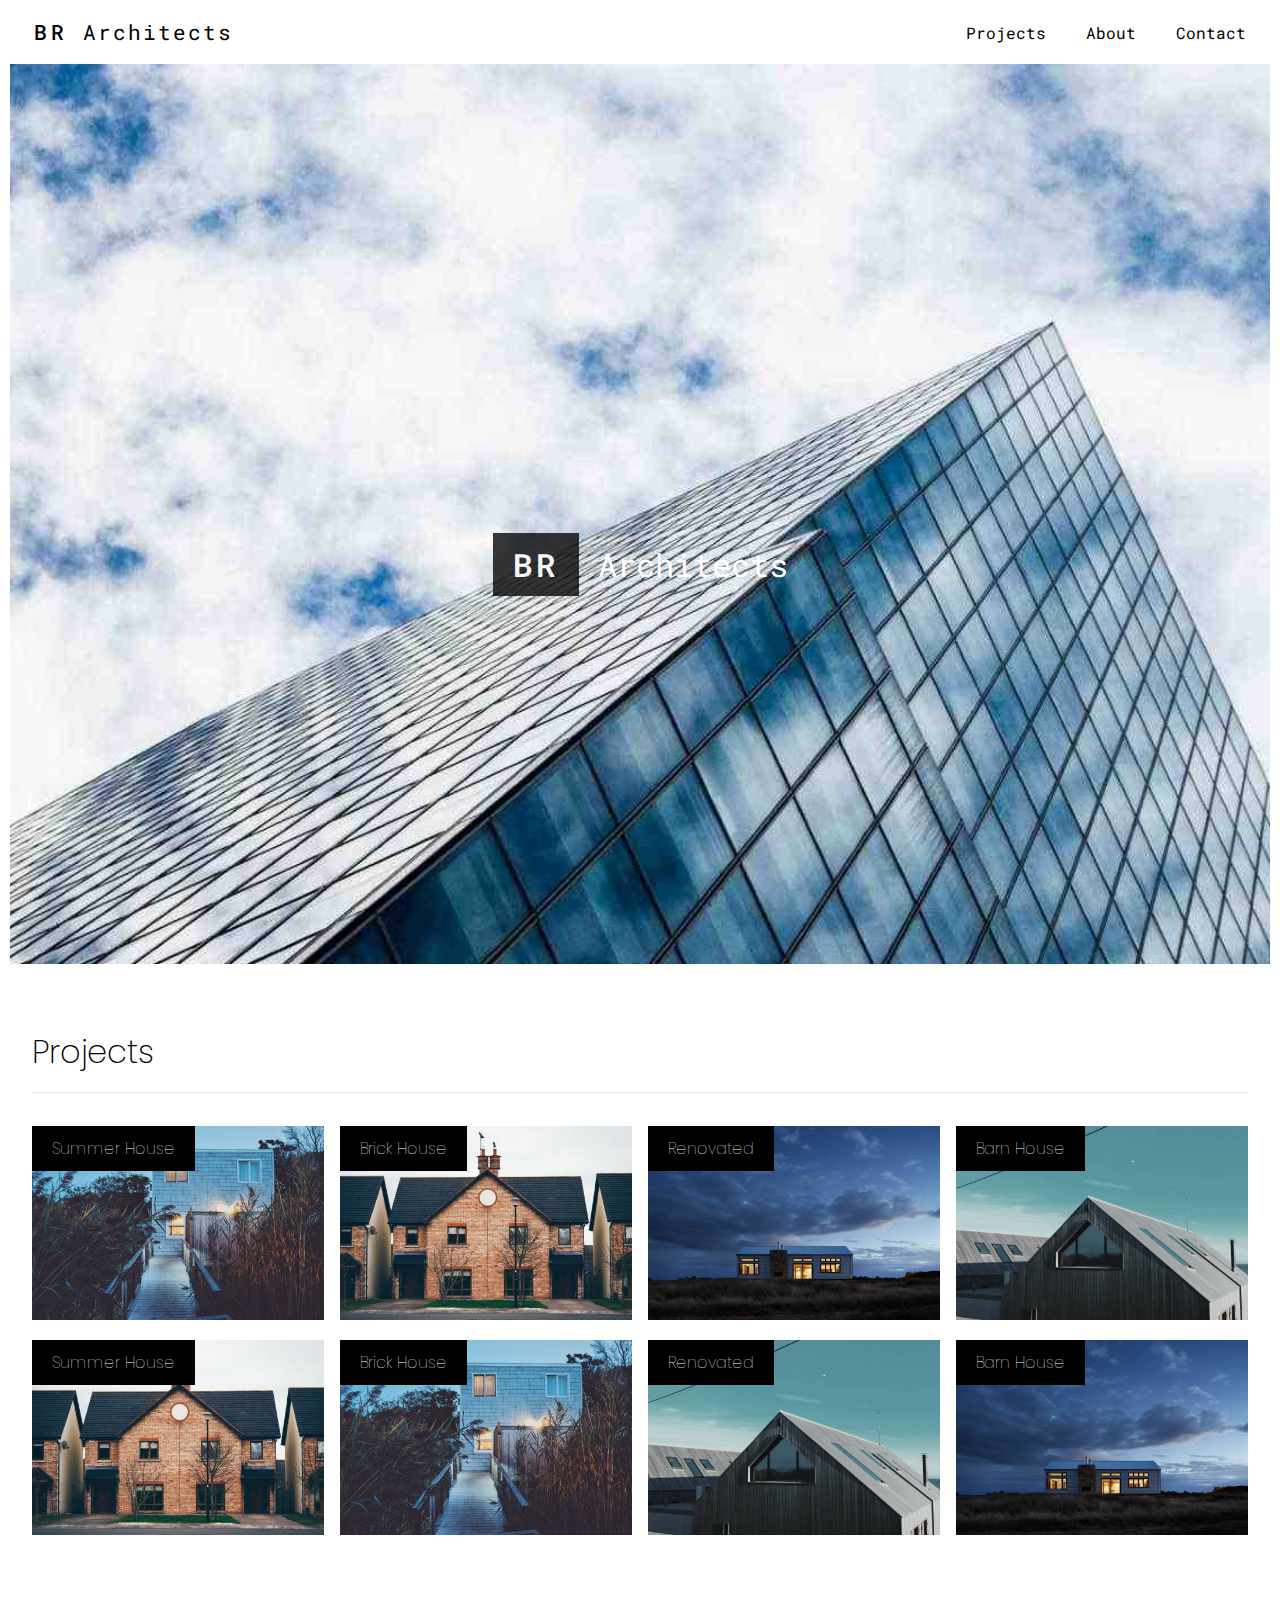
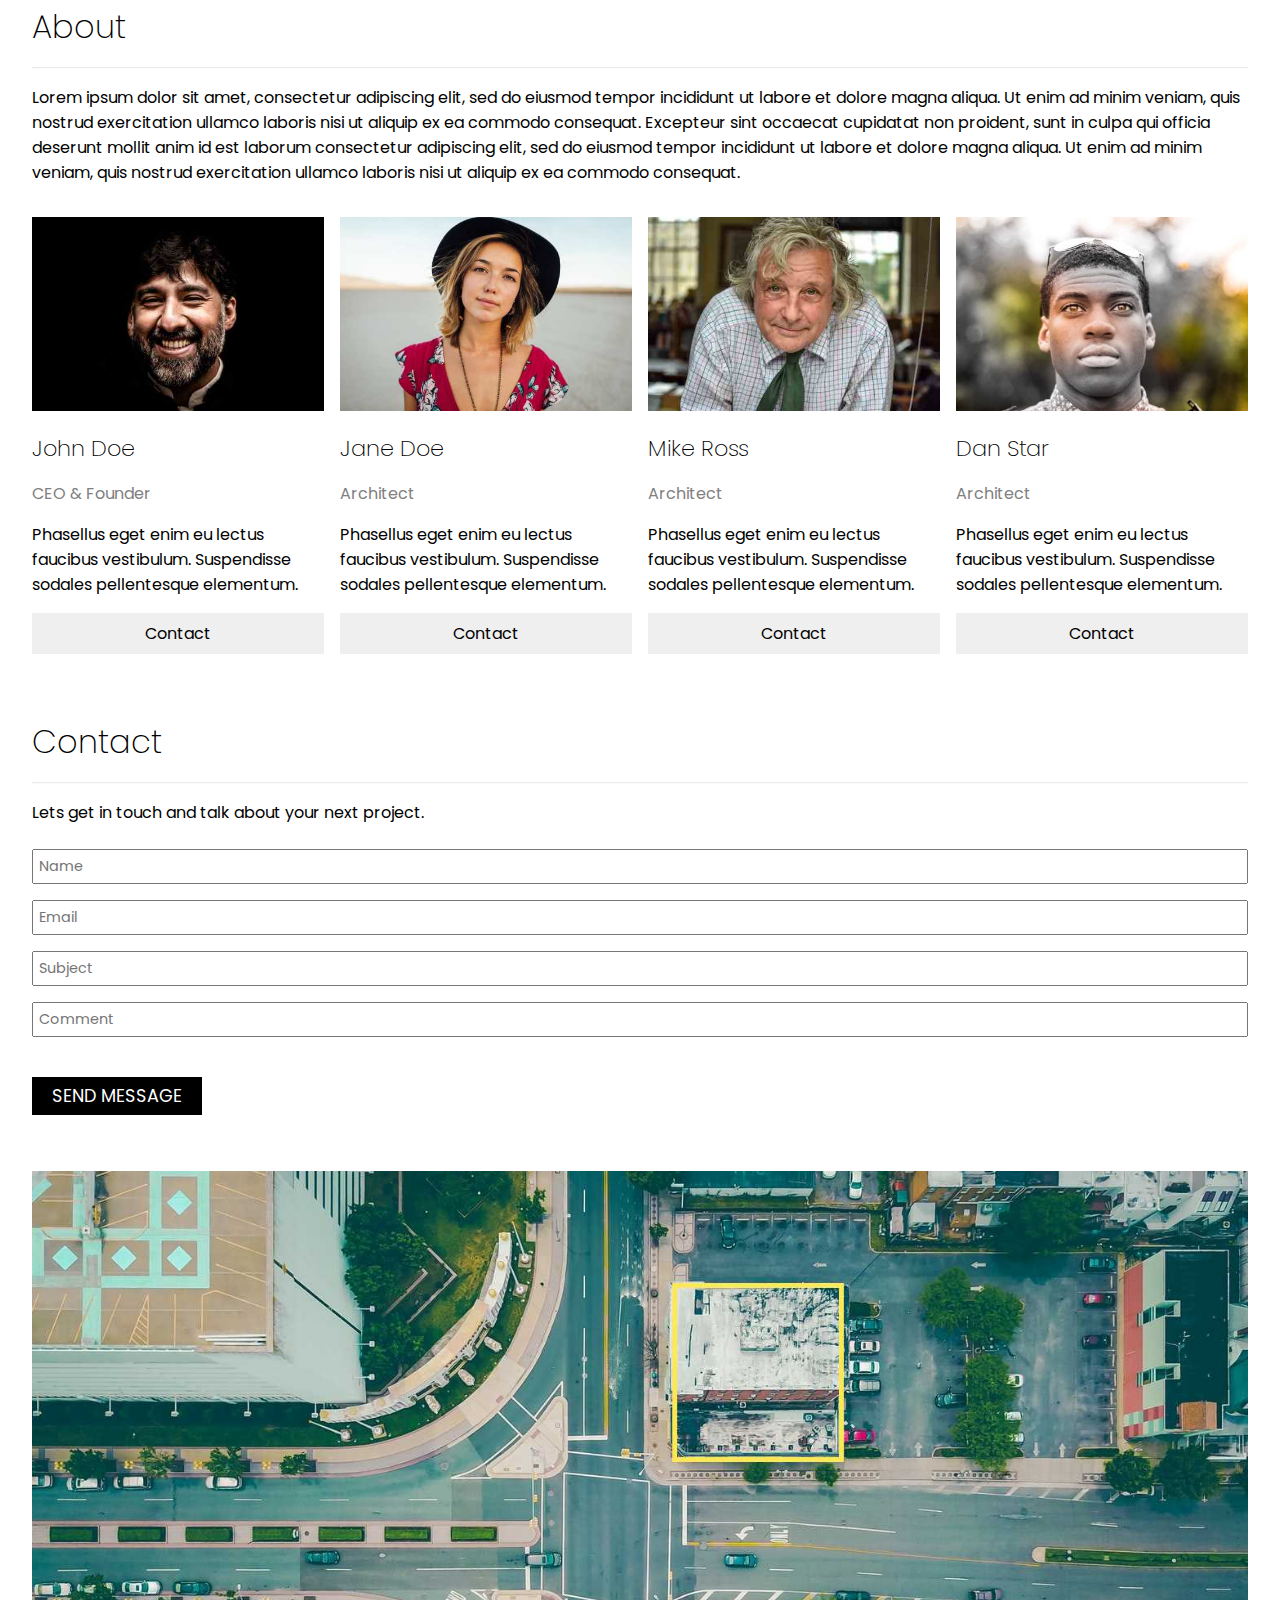
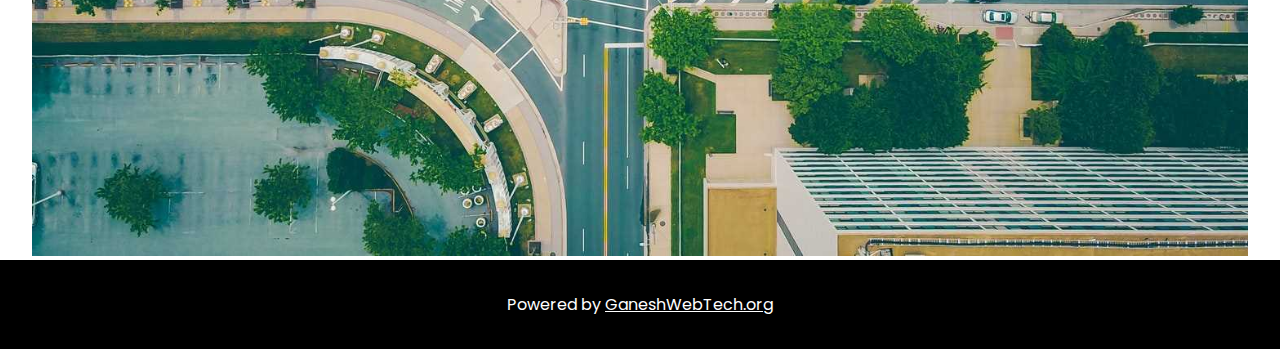
<file: Architect Project/index.html>
<!DOCTYPE html>
<html lang="en">
  <head>
    <meta charset="UTF-8" />
    <meta name="viewport" content="width=device-width, initial-scale=1.0" />
    <title>Architect Project</title>
    <link rel="stylesheet" href="index.css" />
    <!-- TODO: Google fonts links -->
    <link rel="preconnect" href="https://fonts.googleapis.com" />
    <link rel="preconnect" href="https://fonts.gstatic.com" crossorigin />
    <link
      href="https://fonts.googleapis.com/css2?family=Poppins:wght@400;500&family=Roboto+Mono:wght@300;400;500&display=swap"
      rel="stylesheet"
    />
  </head>
  <body>
    <!-- Todo: Nav-Section -->
    <div class="nav-section">
      <div class="left">
        <h1><span>BR</span> Architects</h1>
      </div>
      <div class="right">
        <a href="#">Projects</a>
        <a href="#">About</a>
        <a href="#">Contact</a>
      </div>
    </div>

    <!-- Todo: Main Section -->
    <div class="main-section">
      <h1><span id="head">BR</span> <span id="content">Architects</h1>
    </div>

    <!-- Todo: Project Section -->
    <div class="project-section section">
      <h1>Projects</h1>
      <hr />
      <div class="project-images">
        <div class="house">
          <img src="./images/summerhouse1.jpg" alt="" />
          <h3>Summer House</h3>
        </div>
        <div class="house">
          <img src="./images/brickhouse1.jpg" alt="" />
          <h3>Brick House</h3>
        </div>
        <div class="house">
          <img src="./images/renovated1.jpg" alt="" />
          <h3>Renovated</h3>
        </div>
        <div class="house">
          <img src="./images/barnhouse1.jpg" alt="" />
          <h3>Barn House</h3>
        </div>
        <div class="house">
          <img src="./images/summerhouse2.jpg" alt="" />
          <h3>Summer House</h3>
        </div>
        <div class="house">
          <img src="./images/brickhouse2.jpg" alt="" />
          <h3>Brick House</h3>
        </div>
        <div class="house">
          <img src="./images/renovated2.jpg" alt="" />
          <h3>Renovated</h3>
        </div>
        <div class="house">
          <img src="./images/barnhouse2.jpg" alt="" />
          <h3>Barn House</h3>
        </div>
      </div>
    </div>

    <!-- Todo: About Section -->
    <div class="about-section section">
        <h1>About</h1>
        <hr>
        <p id="description">Lorem ipsum dolor sit amet, consectetur adipiscing elit, sed do eiusmod tempor incididunt ut labore et dolore magna aliqua. Ut enim ad minim veniam, quis nostrud exercitation ullamco laboris nisi ut aliquip ex ea commodo consequat. Excepteur sint occaecat cupidatat non proident, sunt in culpa qui officia deserunt mollit anim id est laborum consectetur adipiscing elit, sed do eiusmod tempor incididunt ut labore et dolore magna aliqua. Ut enim ad minim veniam, quis nostrud exercitation ullamco laboris nisi ut aliquip ex ea commodo consequat.</p>
        <div class="founders">
          <div class="founder">
            <img src="./images/founders/john doe.jpg" alt="">
            <h1>John Doe</h1>
            <p class="role">CEO & Founder</p>
            <p class="role-desc">Phasellus eget enim eu lectus faucibus vestibulum. Suspendisse sodales pellentesque elementum.</p>
            <button>Contact</button>
          </div>
          <div class="founder">
            <img src="./images/founders/jane doe.jpg" alt="">
            <h1>Jane Doe</h1>
            <p class="role">Architect</p>
            <p class="role-desc">Phasellus eget enim eu lectus faucibus vestibulum. Suspendisse sodales pellentesque elementum.</p>
            <button>Contact</button>
          </div>
          <div class="founder">
            <img src="./images/founders/mike ross.jpg" alt="">
            <h1>Mike Ross</h1>
            <p class="role">Architect</p>
            <p class="role-desc">Phasellus eget enim eu lectus faucibus vestibulum. Suspendisse sodales pellentesque elementum.</p>
            <button>Contact</button>
          </div>
          <div class="founder">
            <img src="./images/founders/dan star.jpg" alt="">
            <h1>Dan Star</h1>
            <p class="role">Architect</p>
            <p class="role-desc">Phasellus eget enim eu lectus faucibus vestibulum. Suspendisse sodales pellentesque elementum.</p>
            <button>Contact</button>
          </div>
        </div>
    </div>

    <!-- Todo: Contact section -->
    <div class="contact-section section">
      <h1>Contact</h1>
      <hr>
      <p>Lets get in touch and talk about your next project.</p>
      <form action="">
        <input type="text" placeholder="Name">
        <input type="email" placeholder="Email">
        <input type="text" placeholder="Subject">
        <input type="text" placeholder="Comment">
        <button>Send Message</button>
      </form>
      <div class="map">
        <img src="./images/map.jpg" alt="">
      </div>
    </div>

    <!-- Todo: Footer Section -->
    <div class="footer-section">
      <p>Powered by <span>GaneshWebTech.org</span></p>
    </div>
  </body>
</html>
</file>
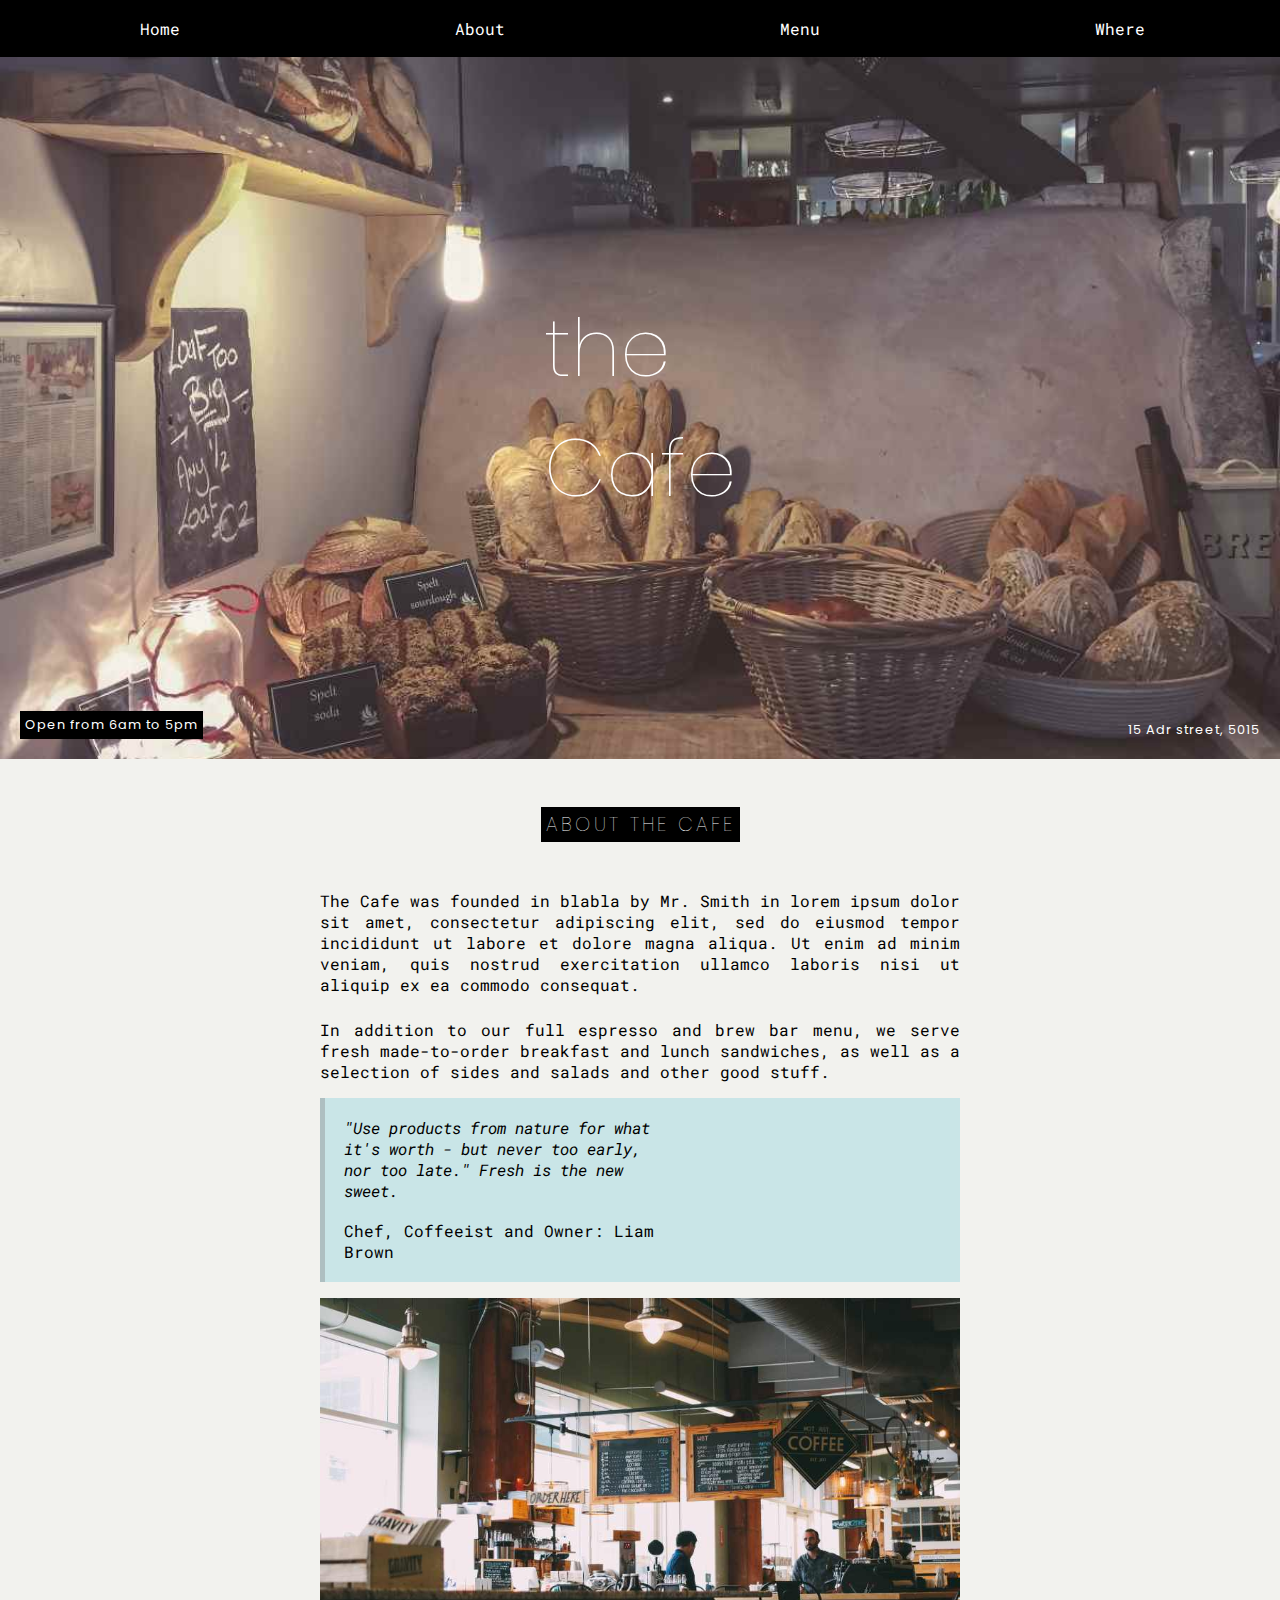
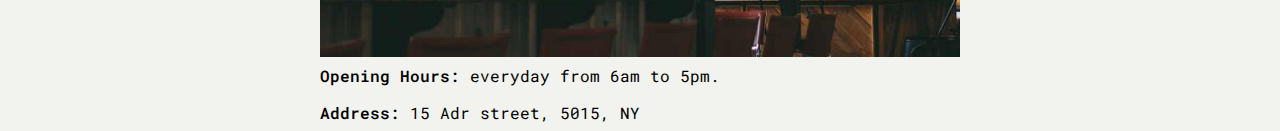
<file: Cafe Project/index.html>
<!DOCTYPE html>
<html lang="en">
<head>
    <meta charset="UTF-8">
    <meta name="viewport" content="width=device-width, initial-scale=1.0">
    <title>Cafe Project</title>
    <link rel="stylesheet" href="index.css">
    <!-- Google Fonts Links -->
    <link rel="preconnect" href="https://fonts.googleapis.com">
    <link rel="preconnect" href="https://fonts.gstatic.com" crossorigin>
    <link href="https://fonts.googleapis.com/css2?family=Poppins:wght@400;500&family=Roboto+Mono:wght@300;400;500&display=swap" rel="stylesheet">
</head>
<body>
    <div class="nav-bar">
        <li>Home</li>
        <li>About</li>
        <li>Menu</li>
        <li>Where</li>
    </div>
    <div class="main">
        <h1>the<br>Cafe</h1>
        <p class="time">Open from 6am to 5pm</p>
        <p class="address">15 Adr street, 5015</p>
    </div>
    <div class="about-section">
        <div class="cafe-about">
            <h1>about the cafe</h1>
            <p class="content top">The Cafe was founded in blabla by Mr. Smith in lorem ipsum dolor sit amet, consectetur adipiscing elit, sed do eiusmod tempor incididunt ut labore et dolore magna aliqua. Ut enim ad minim veniam, quis nostrud exercitation ullamco laboris nisi ut aliquip ex ea commodo consequat.</p>
            <p class="content">In addition to our full espresso and brew bar menu, we serve fresh made-to-order breakfast and lunch sandwiches, as well as a selection of sides and salads and other good stuff.</p>
            <div class="quote-content">
                <p id="italic">"Use products from nature for what it's worth - but never too early, nor too late." Fresh is the new sweet.</p>
                <p>Chef, Coffeeist and Owner: Liam Brown</p>
            </div>
            <img src="./cafe1.jpg" alt="">
            <p><span>Opening Hours: </span>everyday from 6am to 5pm.</p>
            <p><span>Address: </span>15 Adr street, 5015, NY</p>
        </div>
    </div>
</body>
</html>
</file>
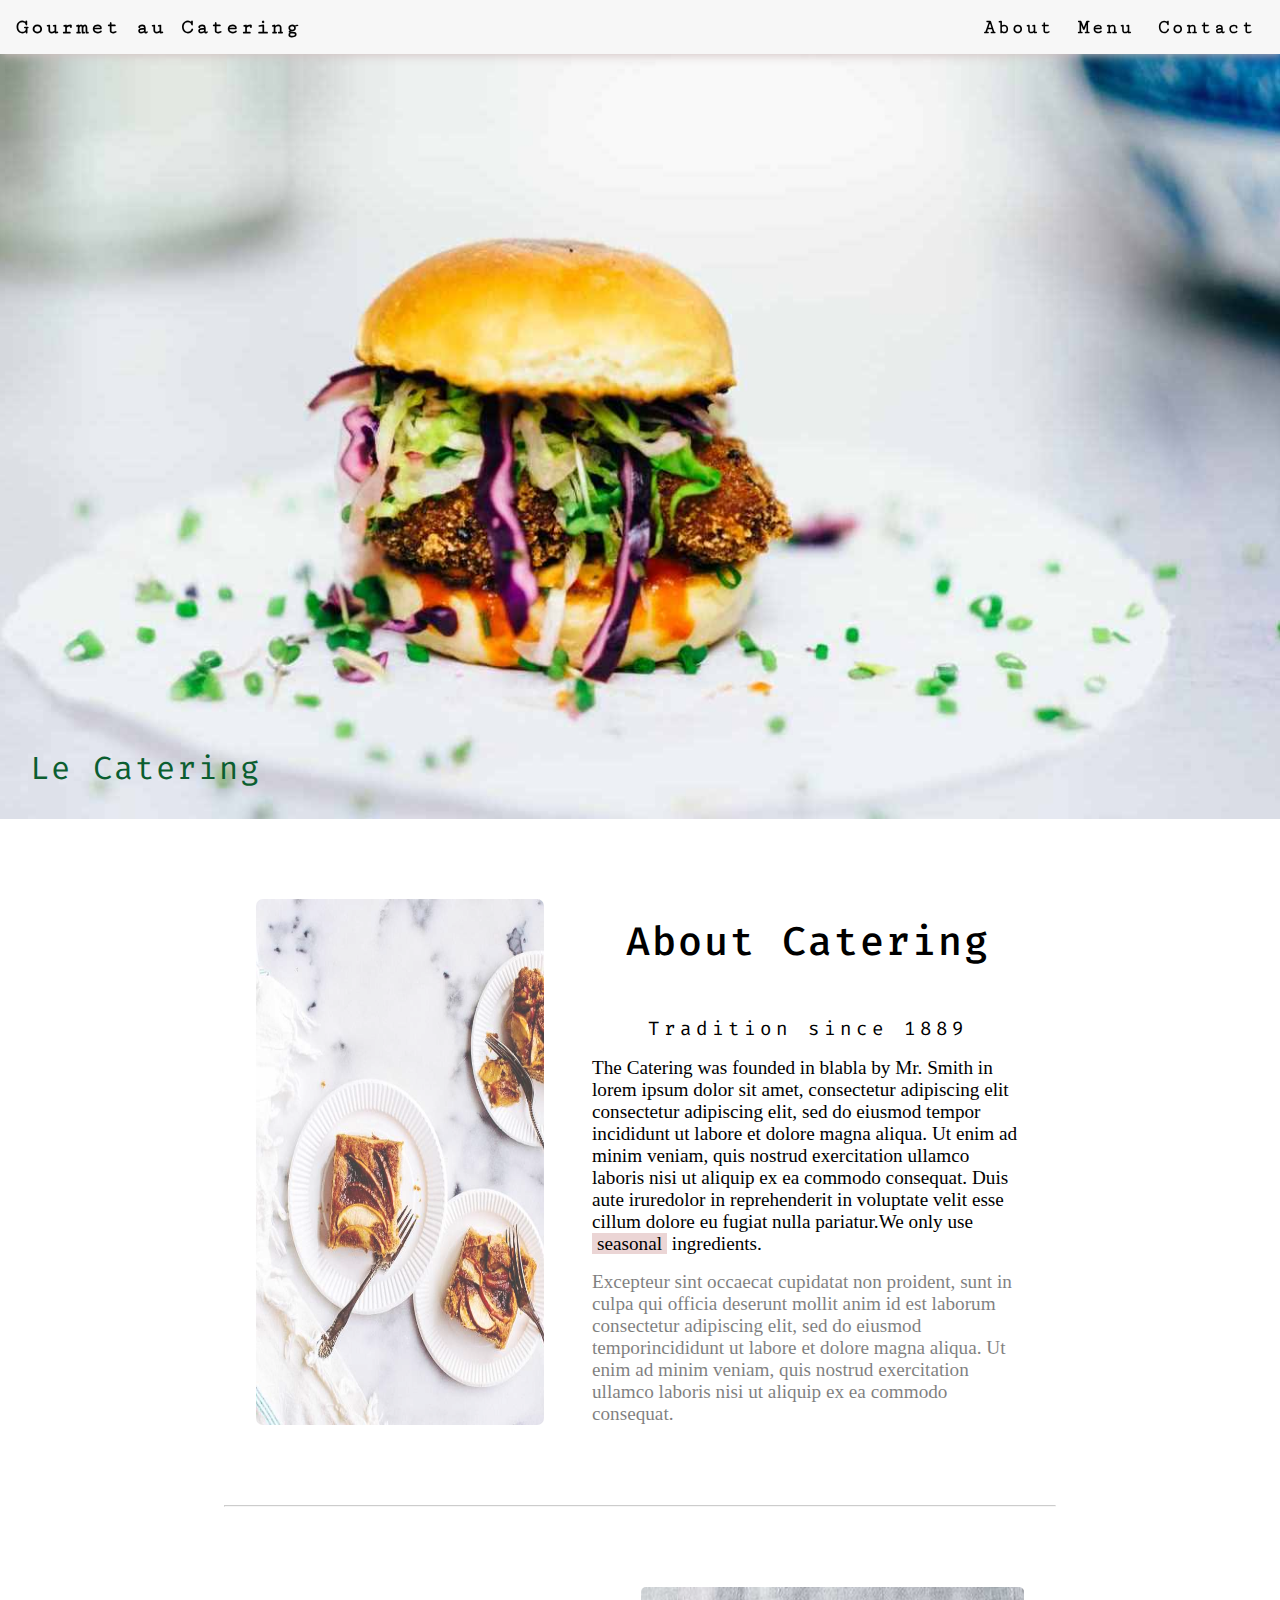
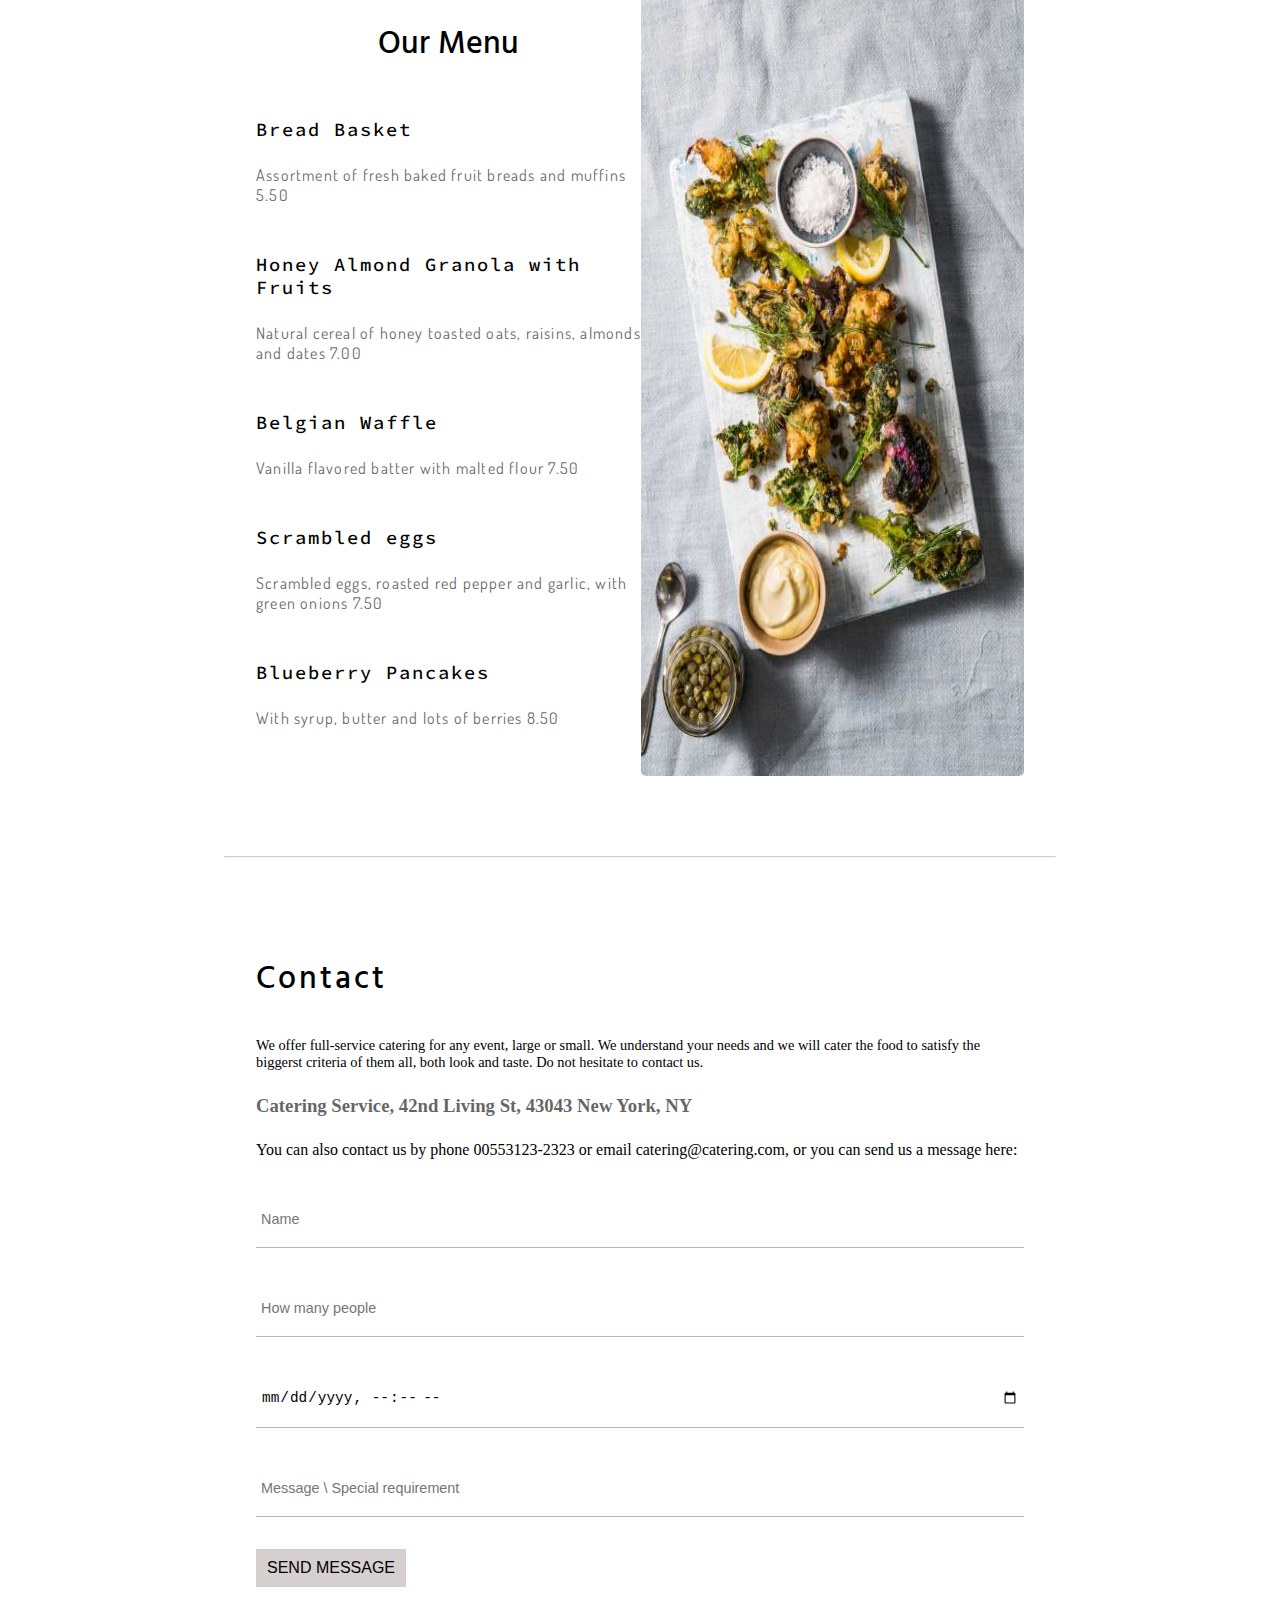
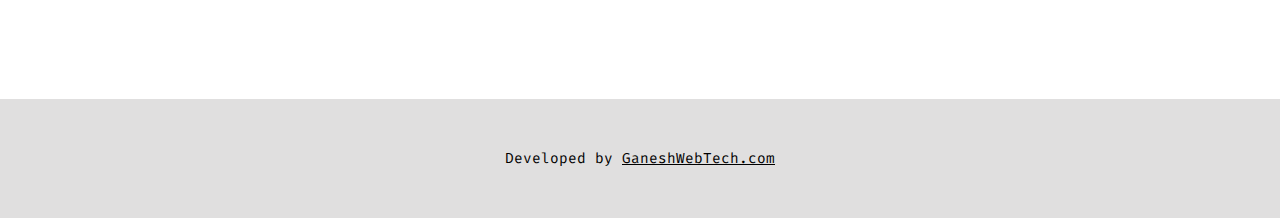
<file: Gourmet_Catering_Template/index.html>
<!DOCTYPE html>
<html lang="en">
<head>
    <meta charset="UTF-8">
    <meta name="viewport" content="width=device-width, initial-scale=1.0">
    <title>Gourmet Catering Project🥘</title>
    <!-- TODO: Linking css file to html  page -->
    <link rel="stylesheet" href="index.css">
    <!-- TODO: Linking google fonts -->
    <link rel="preconnect" href="https://fonts.googleapis.com">
    <link rel="preconnect" href="https://fonts.gstatic.com" crossorigin>
    <link href="https://fonts.googleapis.com/css2?family=Cutive+Mono&family=Dosis:wght@300;400;500&family=Fira+Code:wght@300;400;500&family=Hind:wght@300;400;500&family=Source+Code+Pro:wght@400;500&display=swap" rel="stylesheet">
</head>
<body>

    <!-- TODO: Header Section -->
    <div class="header">
        <h3>Gourmet au Catering</h3>
        <div class="nav-bar">
            <li><a href="#about-page">About</a></li>
            <li><a href="#menu-page">Menu</a></li>
            <li><a href="#">Contact</a></li>
        </div>
    </div>

    <!-- TODO: Main section -->
    <div class="main">
        <h1>Le Catering</h1>
    </div>

    <!-- TODO: About Section -->
    <div class="about" id="about-page">
        <div class="left">
            <img src="./images/plate_with_fork.jpg" alt="">
        </div>
        <div class="right">
            <h2 class="section">About Catering</h2>
            <p class="sub-section section">Tradition since 1889</p>
            <p>The Catering was founded in blabla by Mr. Smith in lorem ipsum dolor sit amet, consectetur adipiscing elit consectetur adipiscing elit, sed do eiusmod tempor incididunt ut labore et dolore magna aliqua. Ut enim ad minim veniam, quis nostrud exercitation ullamco laboris nisi ut aliquip ex ea commodo consequat. Duis aute iruredolor in reprehenderit in voluptate velit esse cillum dolore eu fugiat nulla pariatur.We only use <span>seasonal</span> ingredients.</p>
            <p id="color-change">Excepteur sint occaecat cupidatat non proident, sunt in culpa qui officia deserunt mollit anim id est laborum consectetur adipiscing elit, sed do eiusmod temporincididunt ut labore et dolore magna aliqua. Ut enim ad minim veniam, quis nostrud exercitation ullamco laboris nisi ut aliquip ex ea commodo consequat.</p>
        </div>
    </div>

    <!-- todo: horizontal row -->
    <hr>

    <!-- TODO: Menu section -->
    <div class="menu" id="menu-page">
        <div class="left">
            <h1>Our Menu</h1>
            <div class="menu-items">
                <h3>Bread Basket</h3>
                <p>Assortment of fresh baked fruit breads and muffins 5.50</p>
            </div>
            <div class="menu-items">
                <h3>Honey Almond Granola with Fruits</h3>
                <p>Natural cereal of honey toasted oats, raisins, almonds and dates 7.00</p>
            </div>
            <div class="menu-items">
                <h3>Belgian Waffle</h3>
                <p>Vanilla flavored batter with malted flour 7.50</p>
            </div>
            <div class="menu-items">
                <h3>Scrambled eggs</h3>
                <p>Scrambled eggs, roasted red pepper and garlic, with green onions 7.50</p>
            </div>
            <div class="menu-items">
                <h3>Blueberry Pancakes</h3>
                <p>With syrup, butter and lots of berries 8.50</p>
            </div>
        </div>
        <div class="right">
            <img src="./images/food_items.jpg" alt="">
        </div>
    </div>
    <!-- todo: horizontal row -->
    <hr>

    <!-- TODO: Contact Section -->
    <div class="contact">
        <h1>Contact</h1>
        <p id="small-info">We offer full-service catering for any event, large or small. We understand your needs and we will cater the food to satisfy the biggerst criteria of them all, both look and taste. Do not hesitate to contact us.</p>
        <h3>Catering Service, 42nd Living St, 43043 New York, NY</h3>
        <p>You can also contact us by phone 00553123-2323 or email catering@catering.com, or you can send us a message here:</p>
        <div class="form">
            <input type="text" placeholder="Name">
            <br>
            <input type="text" placeholder="How many people">
            <input type="datetime-local" name="" id="">
            <input type="text" placeholder="Message \ Special requirement">
            <input type="button" value="SEND MESSAGE">
        </div>
    </div>

    <!-- TODO: Footer Section -->
    <div class="footer">
        <p>Developed by <span>GaneshWebTech.com</span></p>
    </div>
</body>
</html>
</file>
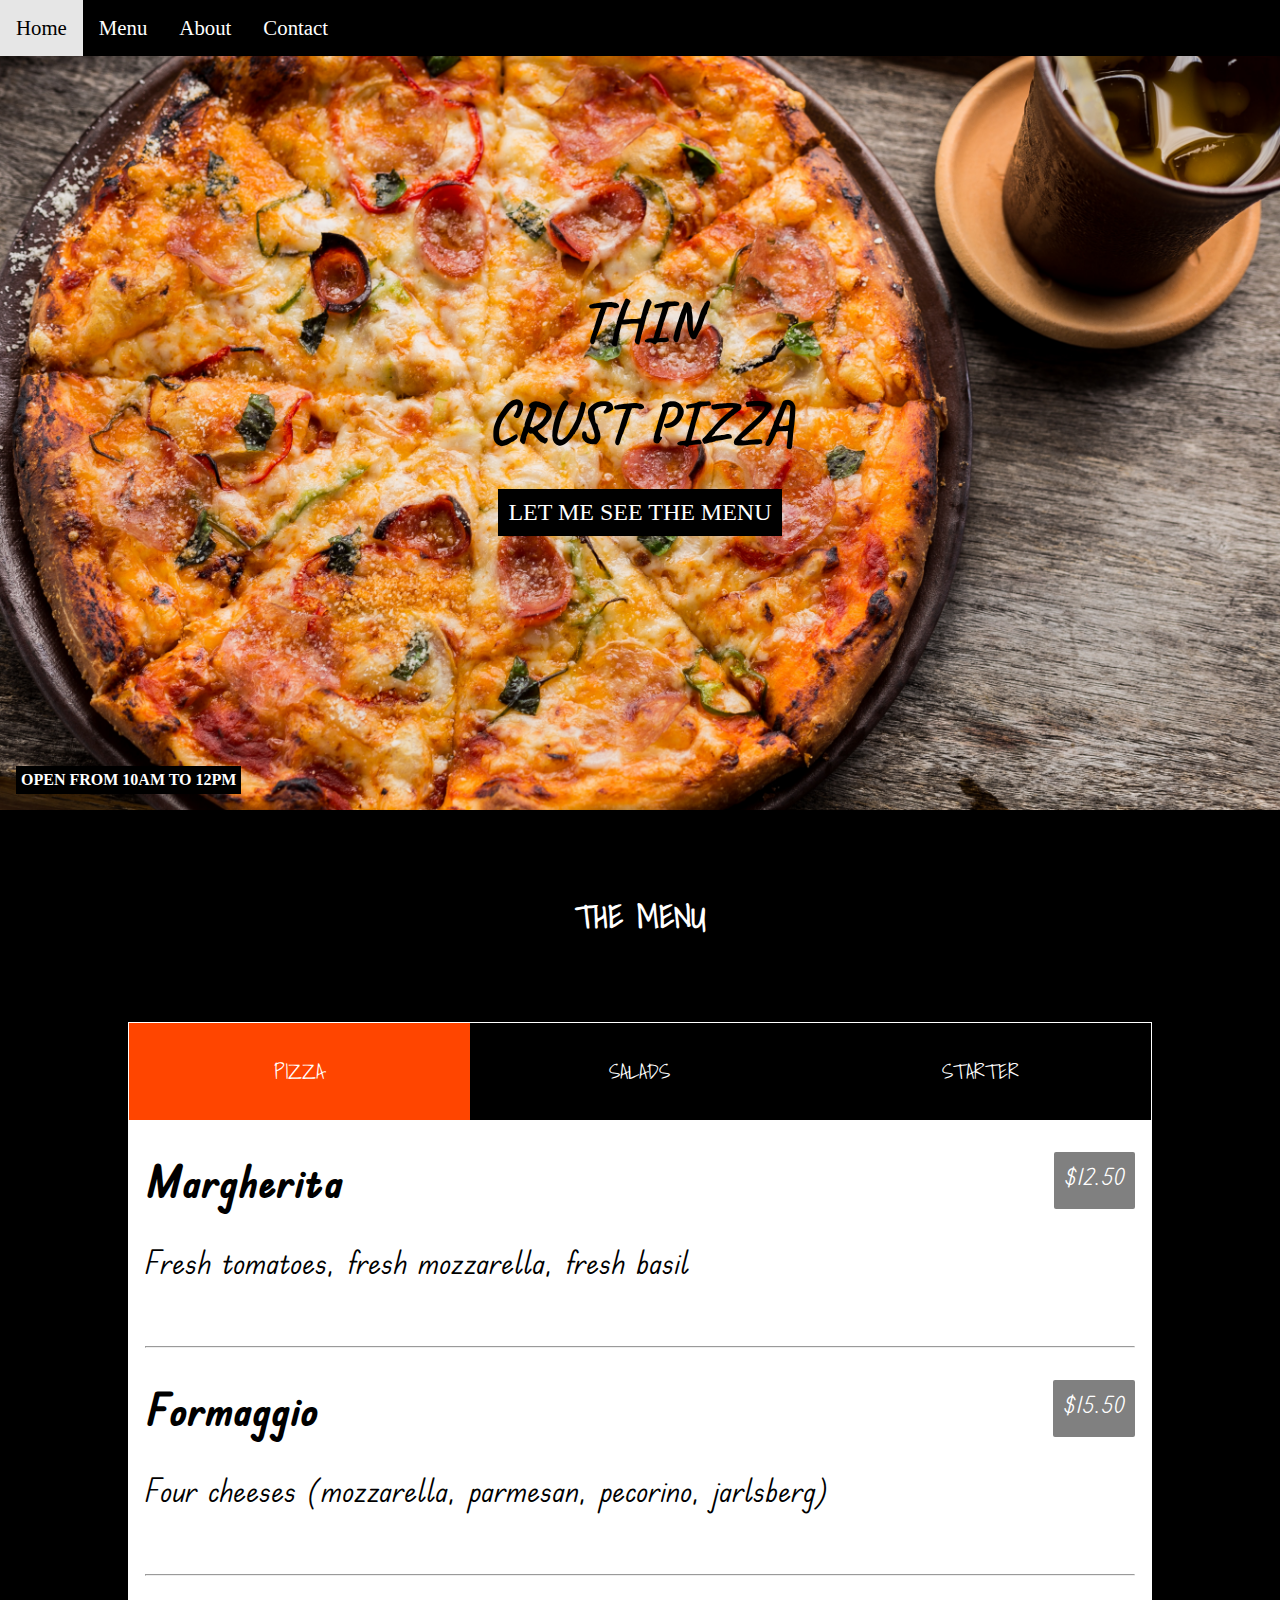
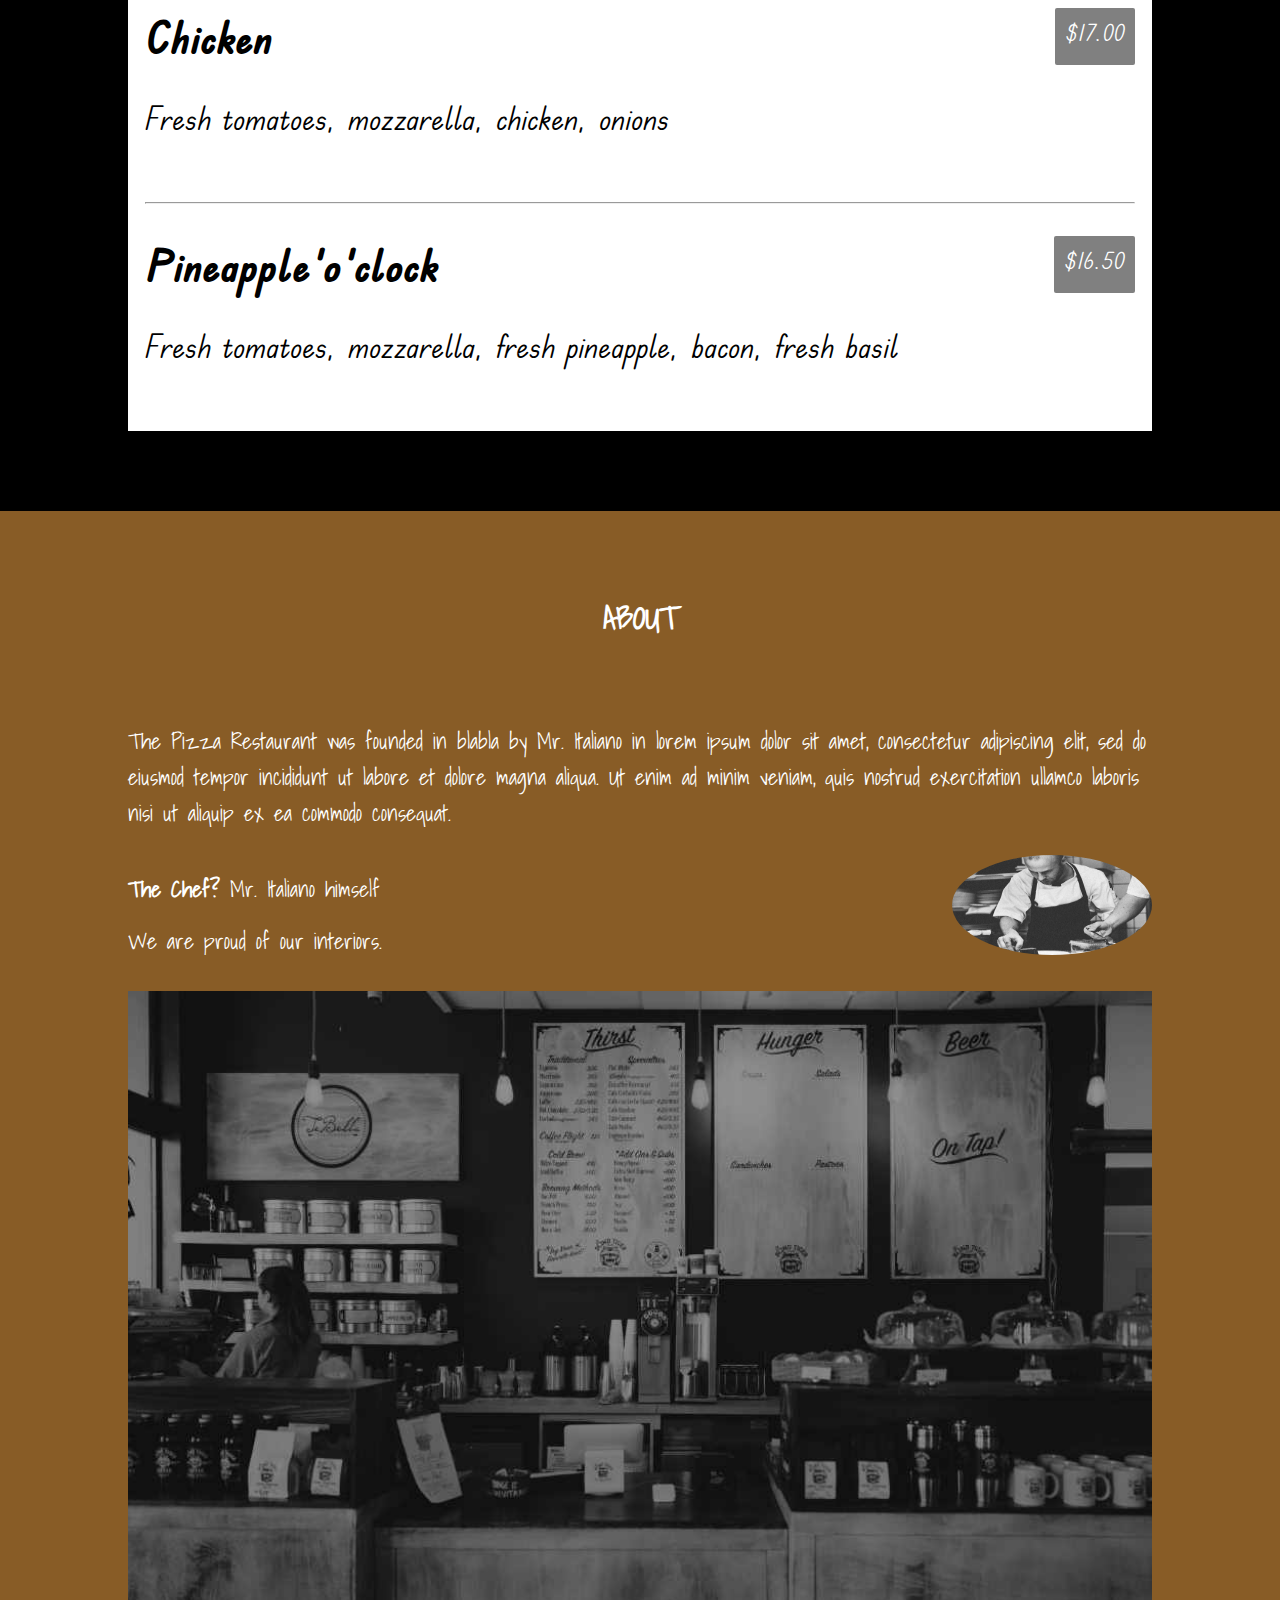
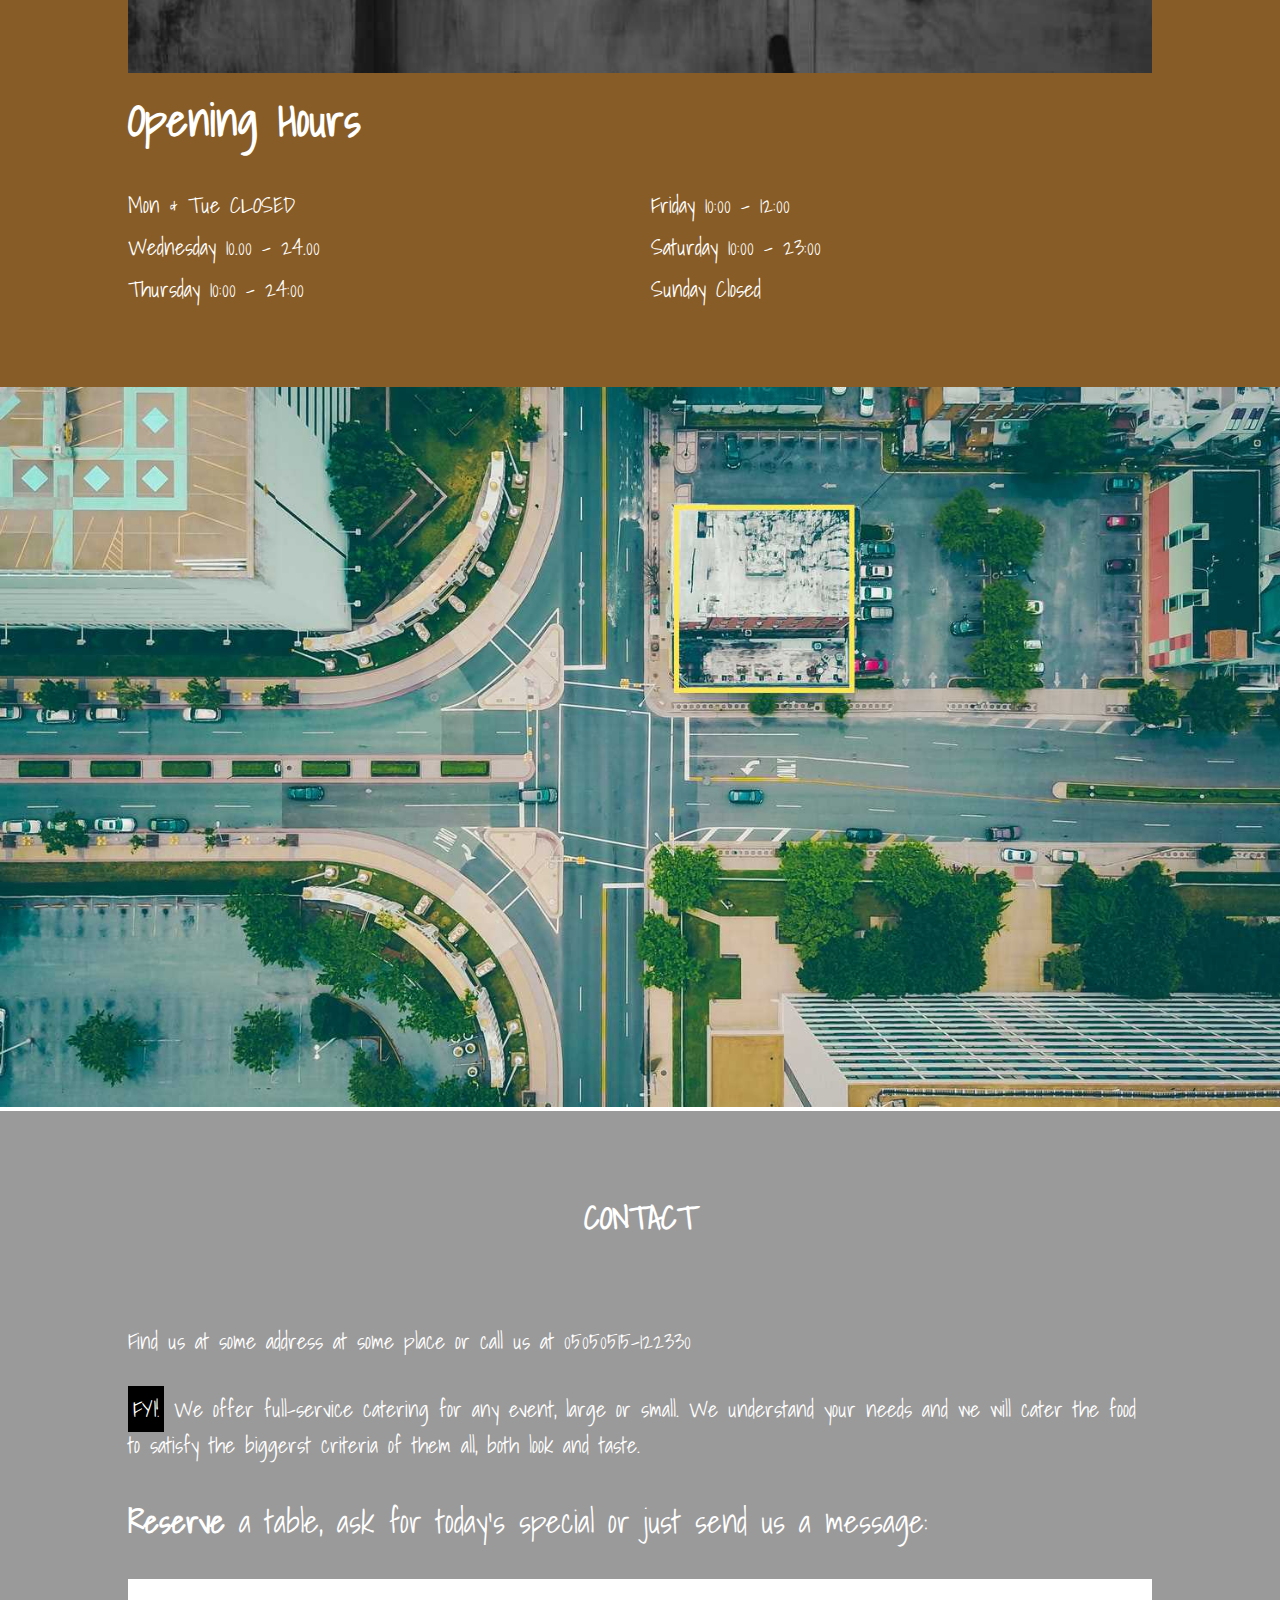
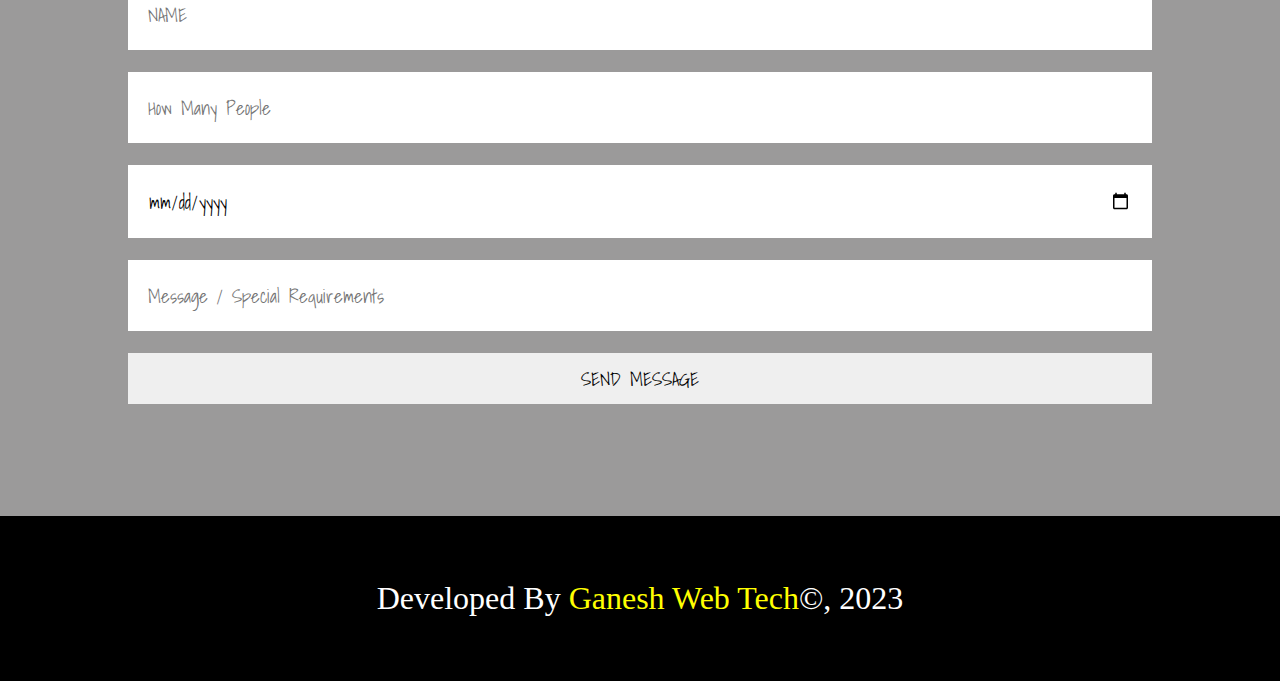
<file: Pizza_Restraunt_Template/index.html>
<!DOCTYPE html>
<html lang="en">
<head>
    <meta charset="UTF-8">
    <meta name="viewport" content="width=device-width, initial-scale=1.0">
    <title>Pizza Restaurant Template</title>
    <!-- todo: Link css file -->
    <link rel="stylesheet" href="style.css">
    <!-- todo: Google fonts -->
    <link rel="preconnect" href="https://fonts.googleapis.com">
    <link rel="preconnect" href="https://fonts.gstatic.com" crossorigin>
    <link href="https://fonts.googleapis.com/css2?family=Caveat:wght@400;500;600;700&family=Cutive+Mono&family=Dosis:wght@300;400;500&family=Edu+TAS+Beginner:wght@500;600&family=Fira+Code:wght@300;400;500&family=Hind:wght@300;400;500&family=Permanent+Marker&family=Shadows+Into+Light&family=Source+Code+Pro:wght@400;500&display=swap" rel="stylesheet">
</head>
<body>
    <header id="home"> 
        <div class="content">
            <div class="navbar">
                <a href="#home">Home</a>
                <a href="#menu-section">Menu</a>
                <a href="#about">About</a>
                <a href="#contact">Contact</a>
            </div>
            <div class="main-content">
                <h1>THIN</h1>
                <h1>CRUST PIZZA</h1>
                <a href="#menu-section">LET ME SEE THE MENU</a>
            </div>
            <div class="time">
                <h1>OPEN FROM 10AM TO 12PM</h1>
            </div>
        </div>
    </header>
    <div class="menu section" id="menu-section">
        <h1 id="title">THE MENU</h1>
        <div class="menus">
            <div class="menu-head" id="food-menu">
                <a href="#food-menu" class="active pizza">PIZZA</a>
                <a href="#food-menu" class="salads">SALADS</a>
                <a href="#food-menu" class="starters">STARTER</a>
            </div>
            <div class="menus-list">
                <div class="pizza-list items">
                    <div class="item">
                        <div class="title-price">
                            <h1>Margherita</h1>
                            <p>$12.50</p>
                        </div>
                        <div class="description">
                            <p>Fresh tomatoes, fresh mozzarella, fresh basil</p>
                        </div>
                    </div>
                    <hr>
                    <div class="item">
                        <div class="title-price">
                            <h1>Formaggio</h1>
                            <p>$15.50</p>
                        </div>
                        <div class="description">
                            <p>Four cheeses (mozzarella, parmesan, pecorino, jarlsberg)</p>
                        </div>
                    </div>
                    <hr>
                    <div class="item">
                        <div class="title-price">
                            <h1>Chicken</h1>
                            <p>$17.00</p>
                        </div>
                        <div class="description">
                            <p>Fresh tomatoes, mozzarella, chicken, onions</p>
                        </div>
                    </div>
                    <hr>
                    <div class="item">
                        <div class="title-price">
                            <h1>Pineapple'o'clock</h1>
                            <p>$16.50</p>
                        </div>
                        <div class="description">
                            <p>Fresh tomatoes, mozzarella, fresh pineapple, bacon, fresh basil</p>
                        </div>
                    </div>
                </div>
                <div class="salads-list items hide">
                    <div class="item">
                        <div class="title-price">
                            <h1>Lasagna</h1>
                            <p>$13.50</p>
                        </div>
                        <div class="description">
                            <p>Special sauce, mozzarella, parmesan, ground beef
                            </p>
                        </div>
                    </div>
                    <hr>
                    <div class="item">
                        <div class="title-price">
                            <h1>Ravioli</h1>
                            <p>$14.50</p>
                        </div>
                        <div class="description">
                            <p>Ravioli filled with cheese</p>
                        </div>
                    </div>
                    <hr>
                    <div class="item">
                        <div class="title-price">
                            <h1>Spaghetti Classica</h1>
                            <p>$11.00</p>
                        </div>
                        <div class="description">
                            <p>Fresh tomatoes, onions, ground beef</p>
                        </div>
                    </div>
                    <hr>
                    <div class="item">
                        <div class="title-price">
                            <h1>Seafood pasta</h1>
                            <p>$25.50</p>
                        </div>
                        <div class="description">
                            <p>Salmon, shrimp, lobster, garlic</p>
                        </div>
                    </div>
                </div>
                <div class="straters-list items hide">
                    <div class="item">
                        <div class="title-price">
                            <h1>Today's Soup</h1>
                            <p>$5.50</p>
                        </div>
                        <div class="description">
                            <p>Ask the waiter</p>
                        </div>
                    </div>
                    <hr>
                    <div class="item">
                        <div class="title-price">
                            <h1>Bruschetta</h1>
                            <p>$8.50</p>
                        </div>
                        <div class="description">
                            <p>Bread with pesto, tomatoes, onion, garlic</p>
                        </div>
                    </div>
                    <hr>
                    <div class="item">
                        <div class="title-price">
                            <h1>Garlic bread</h1>
                            <p>$9.50</p>
                        </div>
                        <div class="description">
                            <p>Grilled ciabatta, garlic butter, onions</p>
                        </div>
                    </div>
                    <hr>
                    <div class="item">
                        <div class="title-price">
                            <h1>Tomozzarella</h1>
                            <p>$10.50</p>
                        </div>
                        <div class="description">
                            <p>Tomatoes and mozzarella</p>
                        </div>
                    </div>
                </div>
            </div>
        </div>
    </div>

    <div class="about section" id="about">
        <h1 id="title">ABOUT</h1>
        <div class="container">
            <p>The Pizza Restaurant was founded in blabla by Mr. Italiano in lorem ipsum dolor sit amet, consectetur adipiscing elit, sed do eiusmod tempor incididunt ut labore et dolore magna aliqua. Ut enim ad minim veniam, quis nostrud exercitation ullamco laboris nisi ut aliquip ex ea commodo consequat.</p>
            <div class="chef-info">
                <div class="chef-desc">
                    <p><span>The Chef?</span> Mr. Italiano himself</p>
                    <p>We are proud of our interiors.</p>
                </div>
                <div class="chef-image">
                    <img src="./images/chef.jpg" alt="">
                </div>
            </div>
            <img src="./images/restraunt.jpg" alt="" id="restraunt">
            <div class="timings">
                <h1>Opening Hours</h1>
                <div class="shedule">
                    <p>Mon & Tue CLOSED</p>
                    <p>Wednesday 10.00 - 24.00</p>
                    <p>Thursday 10:00 - 24:00</p>
                    <p>Friday 10:00 - 12:00</p>
                    <p>Saturday 10:00 - 23:00</p>
                    <p>Sunday Closed</p>
                </div>
            </div>
        </div>
    </div>
    <div class="map-image">
        <img src="./images/map.jpg" alt="">
    </div>

    <div class="contact section" id="contact">
        <h1 id="title">CONTACT</h1>
        <div class="main-info-contact">
            <p>Find us at some address at some place or call us at 05050515-122330</p>
            <p id="black"><span>FYI!</span> We offer full-service catering for any event, large or small. We understand your needs and we will cater the food to satisfy the biggerst criteria of them all, both look and taste.</p>
            <p id="white"><span>Reserve</span> a table, ask for today's special or just send us a message:</p>
        </div>
        <div class="form">
            <input type="text" placeholder="NAME" id="name">
            <br>
            <input type="text" placeholder="How Many People" id="count">
            <br>
            <input type="date" id="date">
            <br>
            <input type="text" placeholder="Message / Special Requirements" id="message">
            <br>
            <input type="submit" value="SEND MESSAGE" id="submit">
        </div>
    </div>
    <div class="footer">
        <p>Developed By <span>Ganesh Web Tech</span>&copy;, 2023</p>
    </div>
    <script src="index.js"></script>
</body>
</html>
</file>
<file: Architect Project/index.css>
* {
  margin: 0;
  padding: 0;
  box-sizing: border-box;
}

.nav-section {
  background-color: white;
  display: flex;
  justify-content: space-between;
  font-family: "Roboto Mono", monospace;
  padding: 0.5rem 1.5rem;
}

.nav-section .left h1 {
  font-weight: 400;
  font-size: 1.3rem;
  letter-spacing: 2px;
  padding: 10px;
}
.nav-section .left span {
  letter-spacing: 4px;
  font-weight: 500;
}

.nav-section .right {
  display: flex;
  width: 300px;
  justify-content: space-between;
  align-items: center;
}

.nav-section .right a {
  text-decoration: none;
  color: black;
  font-weight: 400;
  padding: 10px;
}

.nav-section .right a:hover {
  background-color: rgb(235, 231, 231);
}

.main-section {
  background-image: url("./images/architect.jpg");
  height: 100vh;
  background-repeat: no-repeat;
  background-size: cover;
  display: flex;
  justify-content: center;
  align-items: center;
  margin: 0 10px;
}

.main-section h1 {
  font-family: "Roboto Mono", monospace;
  color: white;
  margin-top: 100px;
}

.main-section h1 span#content {
  font-weight: 400;
  font-size: 2rem;
  background-color: none;
}
.main-section h1 span#head {
  background-color: rgb(8, 8, 8);
  padding: 10px 20px;
  font-weight: 600;
  letter-spacing: 4px;
  opacity: 0.8;
}

.section {
  margin-top: 4rem;
}
.section h1 {
  font-family: "Poppins", sans-serif;
  font-weight: 200;
  margin-left: 2rem;
}

.section hr {
  margin: 1rem 2rem;
  opacity: 0.2;
}
.project-section .project-images {
  margin: 2rem;
  display: grid;
  grid-template-columns: repeat(4, 1fr);
  grid-template-rows: repeat(1, 1fr);
  gap: 1rem;
}

.project-images .house {
  position: relative;
}

.project-images .house img {
  width: 100%;
}

.project-images h3 {
  position: absolute;
  top: 0;
  left: 0;
  font-family: "Poppins", sans-serif;
  background-color: black;
  color: white;
  font-weight: lighter;
  padding: 10px 20px;
  font-size: 1rem;
}


.about-section h1 {
  font-family: "Poppins", sans-serif;
  font-weight: 200;
  margin-left: 2rem;
}

.about-section hr {
  margin: 1rem 2rem;
  opacity: 0.2;
}

.about-section p#description {
  margin: 1rem 2rem;
  font-size: 1rem;
  font-family: 'Poppins', sans-serif;
}

.about-section .founders {
  display: grid;
  grid-template-columns: repeat(4, 1fr);
  gap: 1rem;
  margin: 2rem;
}

.about-section .founders .founder img {
  width: 100%;
}

.founder h1 {
  margin: 1rem 0;
  font-size: 1.4rem;
}
.founder .role {
  color: gray;
  font-size: 1rem;
  font-family: 'Poppins', sans-serif;
  margin: 1rem 0;
}
.founder .role-desc {
  font-size: 1rem;
  margin: 1rem 0;
  font-family: 'Poppins', sans-serif;
}

.founder button {
  width: 100%;
  border: 0;
  text-align: center;
  padding: 8px 0;
  font-size: 1rem;
  font-family: 'Poppins', sans-serif;
}

.founder button:hover {
  background-color: rgb(217, 211, 211);
  cursor: pointer;
}

.contact-section p {
  font-family: 'Poppins', sans-serif;
  margin: 1rem 2rem;
}
.contact-section form {
  margin: 0 2rem;
}
.contact-section form input {
  width: 100%;
  padding: 5px;
  font-family: 'Poppins', sans-serif;
  font-size: 0.9rem;
  margin: 0.5rem 0;
}

.contact-section form button {
  border: 0;
  background-color: black;
  font-family: 'Poppins', sans-serif;
  color: white;
  margin: 2rem 0;
  font-size: 1.1rem;
  padding: 6px 20px;
  text-transform: uppercase;
}

.contact-section form button:hover {
  background-color: rgb(231, 228, 228);
  color: black;
  cursor: pointer;
}

.contact-section .map {
  margin: 0 2rem;
  margin-top: 1.5rem;
}
.contact-section img {
  width: 100%;
}

.footer-section {
  font-family: 'Poppins', sans-serif;
  font-size: 1rem;
  background-color: black;
  color: white;
  padding: 2rem;
  text-align: center;
}

.footer-section span {
  text-decoration: underline;
}

.footer-section span:hover {
  color: green;
  cursor: pointer;
}
@media only screen and (max-width: 580px) {
  .nav-section .right {
    display: none;
  }

  .main-section {
    height: 30vh;
    margin: 0;
  }
  .main-section h1 {
    margin-top: 0;
  }

  .main-section h1 span#content {
    display: none;
  }

  .project-section .project-images {
    display: block;
  }
  .project-images .house {
    margin: 1rem 0;
  }

  .about-section .founders {
    display: block;
  }

  .about-section .founders .founder {
    margin: 2rem 0;
  }
}
</file>
<file: Cafe Project/index.css>
* {
    margin: 0;
    padding: 0;
    box-sizing: border-box;
}

.nav-bar {
    background-color: black;
    color: white;
    display: flex;
    justify-content: space-between;
    list-style: none;
    font-family: 'Roboto Mono', monospace;
    align-items: center;
}

.nav-bar li {
    padding: 8px 0;
    margin: 10px 15px;
    text-align: center;
    width: 25%;
}
.nav-bar  li:hover {
    background-color: rgb(233, 228, 228);
    color: black;
    cursor: pointer;
}

.main {
    background-image: url('cafe.jpg');
    background-size: cover;
    height: 78vh;
    width: 100%;
    background-position: center;
    display: flex;
    flex-direction: column;
    justify-content: center;
    align-items: center;
    position: relative;
}

.main h1 {
    color: white;
    font-size: 5rem;
    font-family: 'Poppins', sans-serif;
    font-weight: 100;
}

.main p {
    position: absolute;
    bottom: 0;
    margin: 20px;
    font-family: 'Poppins', sans-serif;
    font-size: 0.8rem;
    letter-spacing: 1px;
}
.main p.time {
    left: 0;
    background-color: black;
    color: white;
    padding: 5px;
}

.main p.address {
    right: 0;
    color: white;
}

.cafe-about{
    background-color: rgb(242, 242, 238);
    display: flex;
    flex-direction: column;
    align-items: center;
    justify-content: space-between;
    font-family: 'Roboto Mono', monospace;
}

.about-section h1 {
    margin-top: 3rem;
    background-color: black;
    color: white;
    font-family: 'Poppins', sans-serif;
    font-weight: 100;
    text-transform: uppercase;
    font-size: 1.2rem;
    letter-spacing: 3px;
    padding: 3px 5px;
}

.about-section p.content {
    width: 50%;
    margin: auto;
    /* font-family: 'Roboto Mono', monospace; */
    text-align: justify;
}

.about-section p.top {
    margin-top: 3rem;
    margin-bottom: 1.5rem;
}

.about-section .quote-content {
    width: 50%;
    font-size: 1rem;
    /* font-family: 'Roboto Mono', monospace; */
    background-color: rgb(201, 229, 231);
    border-left: 5px solid rgba(128, 128, 128, 0.37);
    margin: 1rem 0;
}

.about-section .quote-content p {
    margin: 1.2rem;
}
.about-section .quote-content p#italic {
    font-style: italic;
}

.about-section img {
    width: 50%;
}

.about-section p {
    width: 50%;
    /* font-family: 'Roboto Mono', monospace; */
    margin: 0.5rem 0;
}

.about-section p span {
    font-weight: 550;
}
@media only screen and (max-width: 540px) {
    .main p.time {
        display: none;
    }
}
</file>
<file: Gourmet_Catering_Template/index.css>
/* todo: initial styling to the all the elements */
* {
    margin: 0;
    padding: 0;
    box-sizing: border-box;
}

/* todo: header section styles */
.header {
    font-family: 'Cutive Mono', monospace;
    display: flex;
    justify-content: space-between;
    background-color: rgb(247, 247, 247);
    color: black;
    align-items: center;
    height: 6vh;
    letter-spacing: 2px;
    padding: 15px 0;
    position: sticky;
    top: 0;
    left: 0;
    box-shadow: 1px 1px 10px rgb(209, 193, 193);
    font-size: 1.1rem;
    z-index: 1; /* added z-index*/
}

/* todo: apply styles header section h3 element */
.header h3 {
    margin-left: 1rem;
    font-weight: 600;
}

/* todo: apply styles to header section nav-bar */
.header .nav-bar {
    list-style: none;
    display: flex;
    width: 300px;
    justify-content: space-evenly;
    margin-right: 10px;
}

/* todo: apply styles to link tag */
.header .nav-bar li a{
    text-decoration: none;
    color: black;
    font-size: 1.2rem;
    font-weight: 600;
    padding: 10px;
}

/* todo: apply styles when hover on link tag */
.header .nav-bar li a:hover {
    background-color: rgb(214, 196, 196);
}

/* todo: apply styles to main section */
.main {
    width: 85%;
    margin: auto;
    height: 85vh;
    background-image: url('./images/hamburger.jpg');
    background-size: cover;
    background-position: bottom;
    position: relative;
}
/* todo: apply style to main section h1 element */
.main h1 {
    color: rgb(11, 94, 48);
    position: absolute;
    bottom: 30px;
    left: 30px;
    font-family: 'Fira Code', monospace;
    font-weight: 400;
    letter-spacing: 2px;
}

/* todo: apply styles to about section */
.about {
    display: flex;
    width: 60%;
    margin: 5rem auto;
    gap: 3rem;
}

.about .right{
    width: 60%;
}
.about .right h2{
    margin: 1rem 0;
    width: 100%;
    letter-spacing: 2px;
    font-weight: 500;
    font-size: 2.5rem;
    text-align: center;
}

.about .right .section {
    font-family: 'Fira Code', monospace;
    text-align: center;
}

.about .right .sub-section {
    letter-spacing: 4px;
    margin-top: 3rem;
    font-size: 1.2rem;
    margin-bottom: 1rem;
}

.about .left {
    /* margin-right: 3rem; */
    opacity: 0.75;
    width: 40%;
}

.about .left img {
    width: 100%;
    height: 100%;
    border-radius: 7px;
}
.about p {
    font-size: 1.2rem;
}
.about p span {
    background-color: rgb(235, 213, 213);
    padding: 0 5px;
}
.about p#color-change {
    margin-top: 1rem;
    opacity: 0.5;
    font-size: 1.2rem;
} 
hr {
    width: 65%;
    margin: auto;
    opacity: 0.5;
}

/* todo: apply styles to menu section */

.menu {
    display: flex;
    width: 60%;
    margin: 5rem auto;
    justify-content: space-between;
}

.menu .left h1 {
    text-align: center;
    font-family: 'Hind', sans-serif;
    font-weight: 500;
    margin: 2rem 0;
}

.menu .menu-items {
    margin: 3rem 0;
}

.menu .menu-items p {
    margin-top: 1.5rem;
    opacity: 0.6;
    font-family: 'Dosis', sans-serif;
    letter-spacing: 1.2px;
}

.menu .menu-items h3 {
    font-family: 'Source Code Pro', monospace;
    font-weight: 500;
    letter-spacing: 2px;
}

.menu .right img {
    width: 100%;
    height: 100%;
    border-radius: 5px;
}

/* todo: apply styles to contact */
.contact {
    width: 60%;
    margin: 6rem auto;
}

.contact h1 {
    font-family: 'Hind', sans-serif;
    font-weight: 500;
    letter-spacing: 3px;
}

.contact #small-info {
    margin-top: 2rem;
    font-size: 0.9rem;
}

.contact h3 {
    margin: 1.5rem 0;
    opacity: 0.6;
}

.contact .form {
    width: 100%;
    margin-top: 1rem;
}

.contact .form input {
    width: 100%;
    border: none;
    border-bottom: 1px solid rgb(192, 178, 178);
    margin: 1rem 0;
    font-size: 0.9rem;
    padding: 20px 5px;
}

.contact .form input[type='button'] {
    width: 150px;
    border: none;
    padding: 10px 0;
    font-size: 1rem;
    background-color: rgb(214, 207, 207);
}

.contact .form input[type='button']:hover {
    cursor: pointer;
    background-color: rgb(202, 190, 190);
}

/* todo: apply styles to footer section */

.footer {
    background-color: rgb(224, 223, 223);
    display: flex;
    justify-content: center;
    align-items: center;
    padding: 50px 0;
    font-family: 'Fira Code', serif;
    font-size: 0.9rem;
}

.footer span {
    text-decoration: underline;
}

/* TODO: Apply styles to laptop devices */
@media only screen and (max-width: 600px) {
    /* todo: when it reached mobile size then navbar will be remove */
    .header .nav-bar {
        display: none;
    }

    /* todo: apply styles to main section when mobile width reached */
    .main {
        height: 22vh;
        width: 100%;
    }
    .main h1 {
        left: 20px;
    }

    .about {
        display: block;
        width: 100%;
    }
    .about .left {
        display: none;
    }

    .about .right {
        width: 100%;
    }

    .about p {
        margin: 0 20px;
    }

    hr {
        width: 100%;
    }

    .menu {
        display: block;
        width: 100%;
        padding: 0 1rem;
    }

    /* todo: contact section */
    .contact {
        width: 100%;
        padding: 0 1rem;
    }
}

/* TODO: Apply styles to tab devices */

@media only screen and (max-width: 1200px) {
    .main {
        width: 100%;
    }
    .about {
        width: 100%;
        padding: 0 2rem;
    }
    hr {
        width: 98%
    }
    .menu {
        width: 100%;
        padding: 0 2rem;
    }

    .contact {
        width: 100%;
        padding: 0 2rem;
    }
}
/* TODO: Apply styles to tab devices */

@media only screen and (max-width: 1500px) {
    .main {
        width: 100%;
    }
}
</file>
<file: Pizza_Restraunt_Template/style.css>
* {
    margin: 0;
    padding: 0;
    box-sizing: border-box;
}

header {
    background-image: url('./images/pizza.jpg');
    height: 90vh;
    background-size: cover;
    background-position: bottom;
}


header .content {
    display: flex;
    flex-direction: column;
    justify-content: space-between;
    height: 100%;
}
header .navbar {
    background-color: rgb(146, 134, 134, 0.8);
    display: flex;
}

header .navbar a {
    text-decoration: none;
    color: white;
    padding: 1rem;
    display: block;
    font-family: 'Permanent Marker', cursive;
    font-size: 1.3rem;
}

header .navbar:hover {
    background-color: black;
}

header .navbar a:hover {
    background-color: rgb(230, 230, 230);
    color: black;
}

header .main-content {
    display: flex;
    justify-content: center;
    align-items: center;
    flex-direction: column;
    font-family: 'Caveat', cursive;
}

header .main-content h1 {
    font-size: 3.8rem;
    margin: 0.8rem 0;
}

header .main-content a {
    background-color: black;
    color: white;
    border: none;
    font-family: 'Permanent Marker', cursive;
    font-size: 1.5rem;
    margin-top: 1rem;
    padding: 10px;
    text-decoration: none;
}

header .main-content a:hover {
    background-color: rgb(219, 207, 207);
    color: black;
    cursor: pointer;
}

header .time {
    background-color: black;
    color: white;
    font-family: 'Permanent Marker', cursive;
    font-size: 0.5rem;
    margin: 1rem;
    width: fit-content;
    padding: 5px;
}

.menu {
    background-color: black;
    padding-bottom: 5rem;
}

.section h1#title {
    color: white;
    text-align: center;
    font-family: 'Shadows Into Light', cursive;
    padding: 5rem 0;
}

.menu .menus {
    width: 60%;
    margin: auto;
    border: 1px solid white;
    display: flex;
    flex-direction: column;

}

.menu .menus .menu-head {
    display: grid;
    grid-template-columns: 1fr 1fr 1fr;
    text-align: center;
}

.menu .menus .menu-head a {
    padding: 2rem 0;
    text-decoration: none;
    color: white;
    font-family: 'Shadows Into Light', cursive;
    font-size: 1.3rem;
}

.menu .menus .menu-head a:hover {
    background-color: orangered;
}
.menu .menus .menu-head a.active {
    background-color: orangered;
}

.menu .menus .menus-list {
    background-color: white;
    padding: 0 1rem;
}

.items {
    display: flex;
    flex-direction: column;
}

.items .item {
    display: flex;
    flex-direction: column;
    margin: 2rem 0;
    font-family: 'Edu TAS Beginner', cursive;
    font-size: 1.4rem;
}

.items .item .title-price {
    display: flex;
    justify-content: space-between;
}

.items .item .title-price p {
    background-color: gray;
    color: white;
    text-align: center;
    padding: 10px;
    border-radius: 2px;
}

.items .item .description p {
    font-size: 2rem;
    padding: 2rem 0;
}

.hide {
    display: none;
}

.about {
    background-color: rgb(136, 92, 38);
    padding-bottom: 5rem;
}

.about .container {
    width: 50%;
    margin: auto;
    font-size: 1.4rem;
    font-family: 'Shadows Into Light', cursive;
    color: white;
}

.about .chef-image img {
    width: 200px;
    height: 100px;
    border-radius: 50%;
}

.about .chef-desc span {
    font-weight: bold;
}

.about .chef-desc p {
    margin: 1rem 0;
}
.about .chef-info {
    display: flex;
    justify-content: space-between;
    margin-top: 1.5rem;
}

.about img#restraunt {
    width: 100%;
    margin-top: 1rem;
}
.timings .shedule {
    display: flex;
    flex-direction: column;
    flex-wrap: wrap;
    justify-content: space-between;
    height: 120px;
    margin-top: 2rem;
}

.map-image img {
    width: 100%;
}

.contact {
    background-color: rgb(155, 154, 154);
    padding-bottom: 5rem;
}

.contact .main-info-contact {
    width: 50%;
    margin: auto;
    color: white;
    font-family: 'Shadows Into Light', cursive;
    font-size: 1.4rem;
    display: flex;
    flex-direction: column;
    gap: 2rem;
}

.main-info-contact p#black span {
    background-color: black;
    padding: 5px;
}

.main-info-contact p#white {
    font-size: 2rem;
}
.main-info-contact p#white span {
    font-weight: bold;
}

.contact .form {
    width: 50%;
    margin: 2rem auto;
    display: flex;
    flex-direction: column;
    gap: 2px;
    
}

.contact .form * {
    width: 100%;
    padding: 20px;
    border: none;
    font-family: 'Shadows Into Light', cursive;
    font-size: 1.2rem;
}

.contact .form input[type=submit] {
    padding: 10px;
}
.contact .form input[type=submit]:hover {
    cursor: pointer;
    background-color: rgb(199, 196, 196);
}

.footer {
    display: flex;
    justify-content: center;
    text-align: center;
    padding: 4rem;
    background-color: black;
    color: white;
    font-size: 2rem;
    font-family: 'Permanent Marker', cursive;
}

.footer span {
    color: yellow;
}

/* todo: Responsive for tablet devices */
@media only screen and (max-width: 1300px) {
    .menu .menus {
        width: 80%;
    }
    .about .container {
        width: 80%;
    }

    .contact .main-info-contact{
        width: 80%;
    }

    .contact .form {
        width: 80%;
    }
}
/* todo: Responsive for mobile devices */
@media only screen and (max-width: 500px) {
    header .content .navbar {
        display: none;
    }
    header .content .main-content {
        margin-top: 20vh;
    }

    .menu .menus {
        width: 90%;
    }

    .about .container {
        width: 90%;
    }
    .about .chef-image img {
        width: 130px;
    }

    .contact .main-info-contact{
        width: 90%;
    }

    .contact .form {
        width: 90%;
    }

    .footer p {
        font-size: 1rem;
    }
}
</file>
